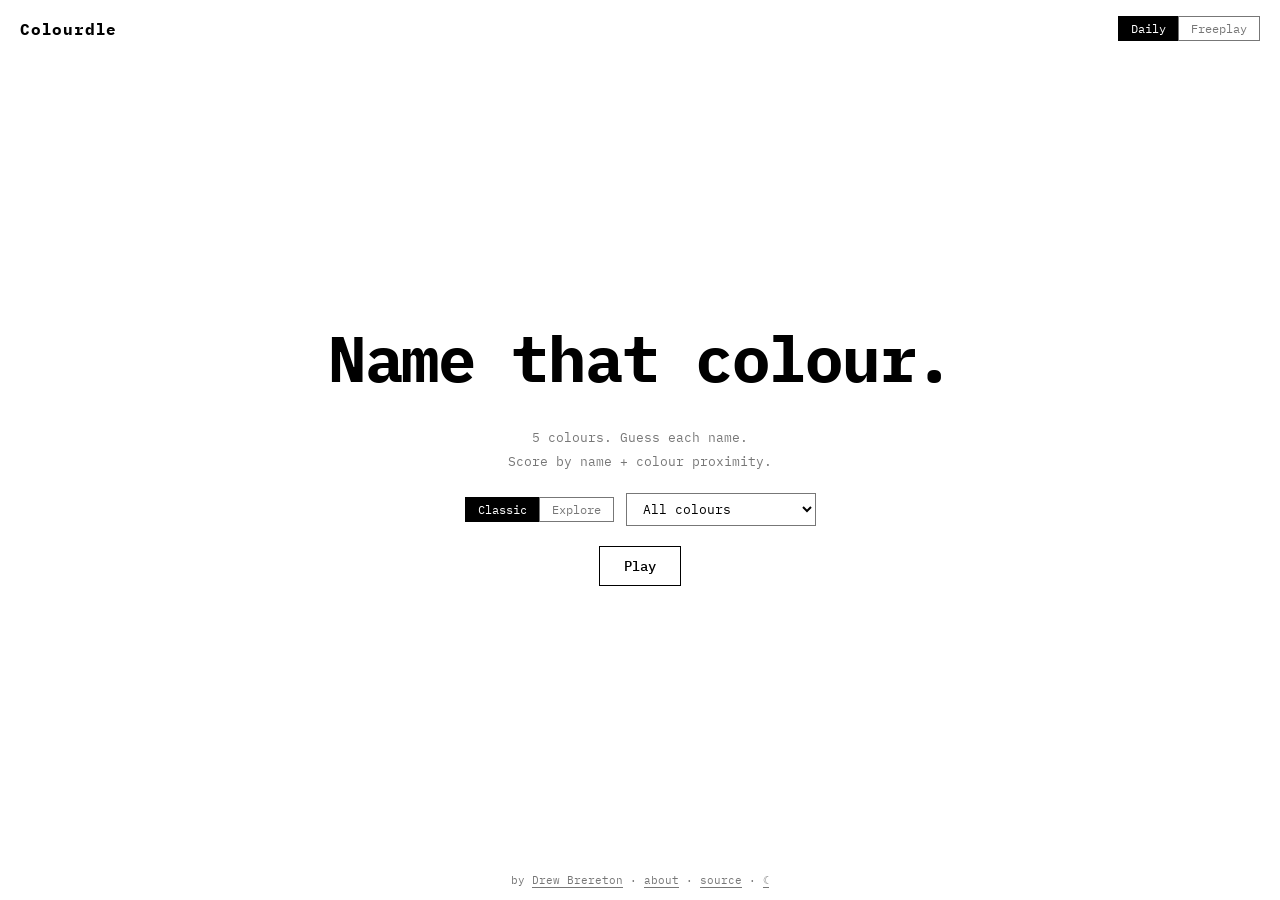
<file: docs/index.html>
<!DOCTYPE html>
<html lang="en">
<head>
  <meta charset="UTF-8">
  <meta name="viewport" content="width=device-width, initial-scale=1.0">
  <title>Colourdle — Name That Colour</title>
  <meta name="color-scheme" content="light dark">
  <link rel="icon" href="data:image/svg+xml,<svg xmlns='http://www.w3.org/2000/svg' viewBox='0 0 100 100'><rect width='100' height='100' rx='12' fill='%23E8594F'/><rect x='15' y='15' width='70' height='70' rx='6' fill='%234BA3C3'/></svg>">
  <meta name="description" content="A daily colour-naming game. See a colour, guess its name. Scored by name similarity and perceptual colour distance across 3,000+ named colours.">
  <meta name="author" content="Drew Brereton">

  <!-- Open Graph -->
  <meta property="og:title" content="Colourdle — Name That Colour">
  <meta property="og:description" content="A daily colour-naming game. See a colour, guess its name. Scored by name similarity and perceptual colour distance.">
  <meta property="og:type" content="website">
  <meta property="og:url" content="https://colourdle.ca">

  <!-- Twitter -->
  <meta name="twitter:card" content="summary">
  <meta name="twitter:title" content="Colourdle — Name That Colour">
  <meta name="twitter:description" content="A daily colour-naming game. See a colour, guess its name. Scored by name similarity and perceptual colour distance.">

  <link rel="preconnect" href="https://fonts.googleapis.com">
  <link rel="preconnect" href="https://fonts.gstatic.com" crossorigin>
  <link href="https://fonts.googleapis.com/css2?family=IBM+Plex+Mono:wght@400;500;700&display=swap" rel="stylesheet">
  <link rel="stylesheet" href="style.css?v=1773437737">
</head>
<body>
  <div id="app">

    <!-- Start screen -->
    <div id="screen-start" class="screen active">
      <div class="chrome top">
        <span class="title">Colourdle</span>
        <span class="nav">
          <span class="btn-group">
            <button id="btn-daily" class="mode-btn active">Daily</button>
            <button id="btn-freeplay" class="mode-btn">Freeplay</button>
          </span>
        </span>
      </div>
      <div class="fill-centre">
        <p class="hero">Name that colour.</p>
        <p class="sub">5 colours. Guess each name.<br>Score by name + colour proximity.</p>
        <div class="start-options">
          <span class="btn-group">
            <button id="btn-classic" class="mode-btn active">Classic</button>
            <button id="btn-explore" class="mode-btn">Explore</button>
          </span>
          <select id="palette">
            <option value="All">All colours</option>
            <option value="Crayola">Crayola</option>
            <option value="Pantone">Pantone</option>
            <option value="XKCD">XKCD</option>
            <option value="Meodai">Meodai</option>
            <option value="RAL">RAL</option>
            <option value="Meodai Full">Meodai Full (30k+)</option>
          </select>
        </div>

        <button id="btn-start" class="btn">Play</button>
        <div id="history" class="history"></div>
      </div>
      <div class="credit">by <a href="https://entropist.ca" target="_blank" rel="noopener">Drew Brereton</a> · <a href="about.html">about</a> · <a href="https://github.com/aebrer/colourdle" target="_blank" rel="noopener">source</a> · <button id="btn-theme" class="credit-btn" title="Toggle dark mode">&#9790;</button></div>
    </div>

    <!-- Game screen -->
    <div id="screen-game" class="screen">
      <div class="chrome top">
        <button id="round-counter" class="chrome-home">1 / 5</button>
        <span id="running-score">0</span>
      </div>
      <div class="fill-centre">
        <div id="game-source" class="source-subtitle"></div>
        <div class="input-row">
          <input type="text" id="guess-input" placeholder="write a colour name here" autocomplete="off" autocapitalize="off" spellcheck="false">
          <button id="btn-guess" class="btn">&rarr;</button>
        </div>
        <div id="iter-feedback" class="iter-feedback" style="display:none">
          <div id="iter-best" class="iter-highlight" style="display:none">
            <span class="iter-highlight-label">Best</span>
            <div id="iter-best-swatch" class="inline-swatch"></div>
            <span id="iter-best-name" class="guess-name"></span>
            <span id="iter-best-score" class="iter-highlight-score"></span>
          </div>
          <div id="iter-last" class="iter-highlight">
            <span class="iter-highlight-label">Last</span>
            <div id="iter-last-swatch" class="inline-swatch"></div>
            <span id="iter-last-name" class="guess-name"></span>
            <span id="iter-last-score" class="iter-highlight-score"></span>
          </div>
          <div id="iter-log" class="iter-log"></div>
          <div id="iter-status" class="iter-guess-count"></div>
        </div>
        <button id="btn-done" class="btn" style="display:none">Done</button>
        <button id="btn-finish" class="btn dim" style="display:none">Finish</button>
      </div>
    </div>

    <!-- Result screen -->
    <div id="screen-result" class="screen">
      <div class="chrome top">
        <button id="result-target-label" class="chrome-home">The colour was</button>
        <span id="result-target-source" class="source-tag"></span>
      </div>
      <div class="result-body">
        <div class="result-answer">
          <span id="result-target-name" class="big-name"></span>
        </div>
        <div class="result-guess-row">
          <div class="result-guess-left">
            <span id="result-guess-input" class="guess-label">You guessed: <strong id="result-guess-raw"></strong></span>
            <span id="result-guess-match" class="guess-label">Closest match by name: <strong id="result-guess-matched"></strong></span>
          </div>
          <div class="result-guess-right">
            <div id="result-guess-swatch" class="inline-swatch"></div>
            <span id="result-guess-source" class="source-tag"></span>
          </div>
        </div>
        <div class="scores">
          <div class="score-line">
            <span class="score-key">Name<span class="score-hint">How close is your guess to the name?</span></span>
            <span id="score-name" class="score-val">0</span>
          </div>
          <div class="score-line">
            <span class="score-key">Colour<span id="hint-hsb" class="score-hint"></span></span>
            <span id="score-hsb" class="score-val">0</span>
          </div>
          <div class="score-line total">
            <span class="score-key">Final</span>
            <span id="score-total" class="score-val">0</span>
          </div>
        </div>
        <button id="btn-next" class="btn">Next</button>
      </div>
    </div>

    <!-- Summary screen -->
    <div id="screen-summary" class="screen">
      <div class="chrome top">
        <button id="btn-back" class="btn dim" style="display:none">&larr;</button>
        <button id="summary-title" class="chrome-home">Results</button>
      </div>
      <div class="summary-body">
        <div id="summary-rounds"></div>
        <div id="summary-totals" class="summary-totals"></div>
        <div id="percentile" class="percentile" style="display:none"></div>
        <div class="summary-actions">
          <button id="btn-share" class="btn">Share</button>
          <button id="btn-play-again" class="btn dim">Play Again</button>
        </div>
        <div id="share-toast" class="toast">Copied to clipboard!</div>
      </div>
      <div class="credit">by <a href="https://entropist.ca" target="_blank" rel="noopener">Drew Brereton</a> · <a href="about.html">about</a> · <a href="https://github.com/aebrer/colourdle" target="_blank" rel="noopener">source</a></div>
    </div>

  </div>

  <script src="colors.js?v=1773437737"></script>
  <script src="game.js?v=1773437737"></script>
</body>
</html>
</file>
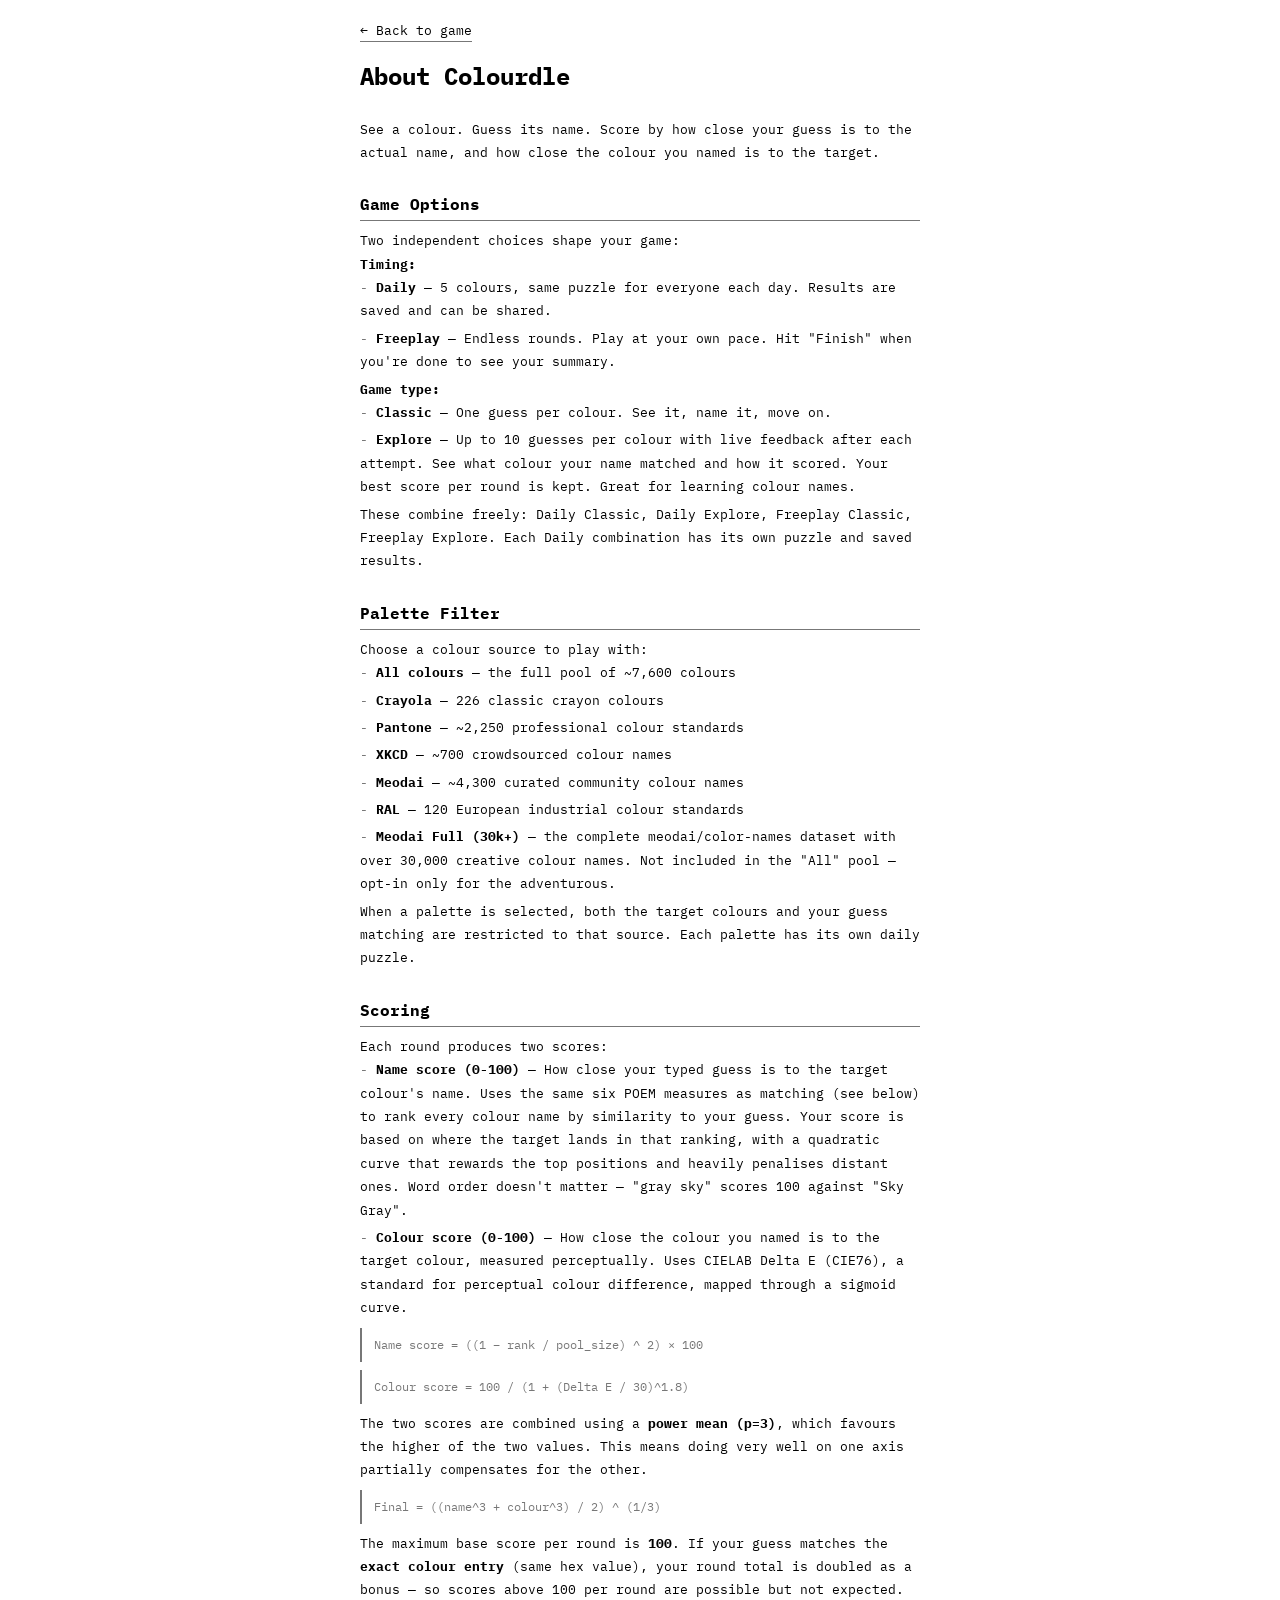
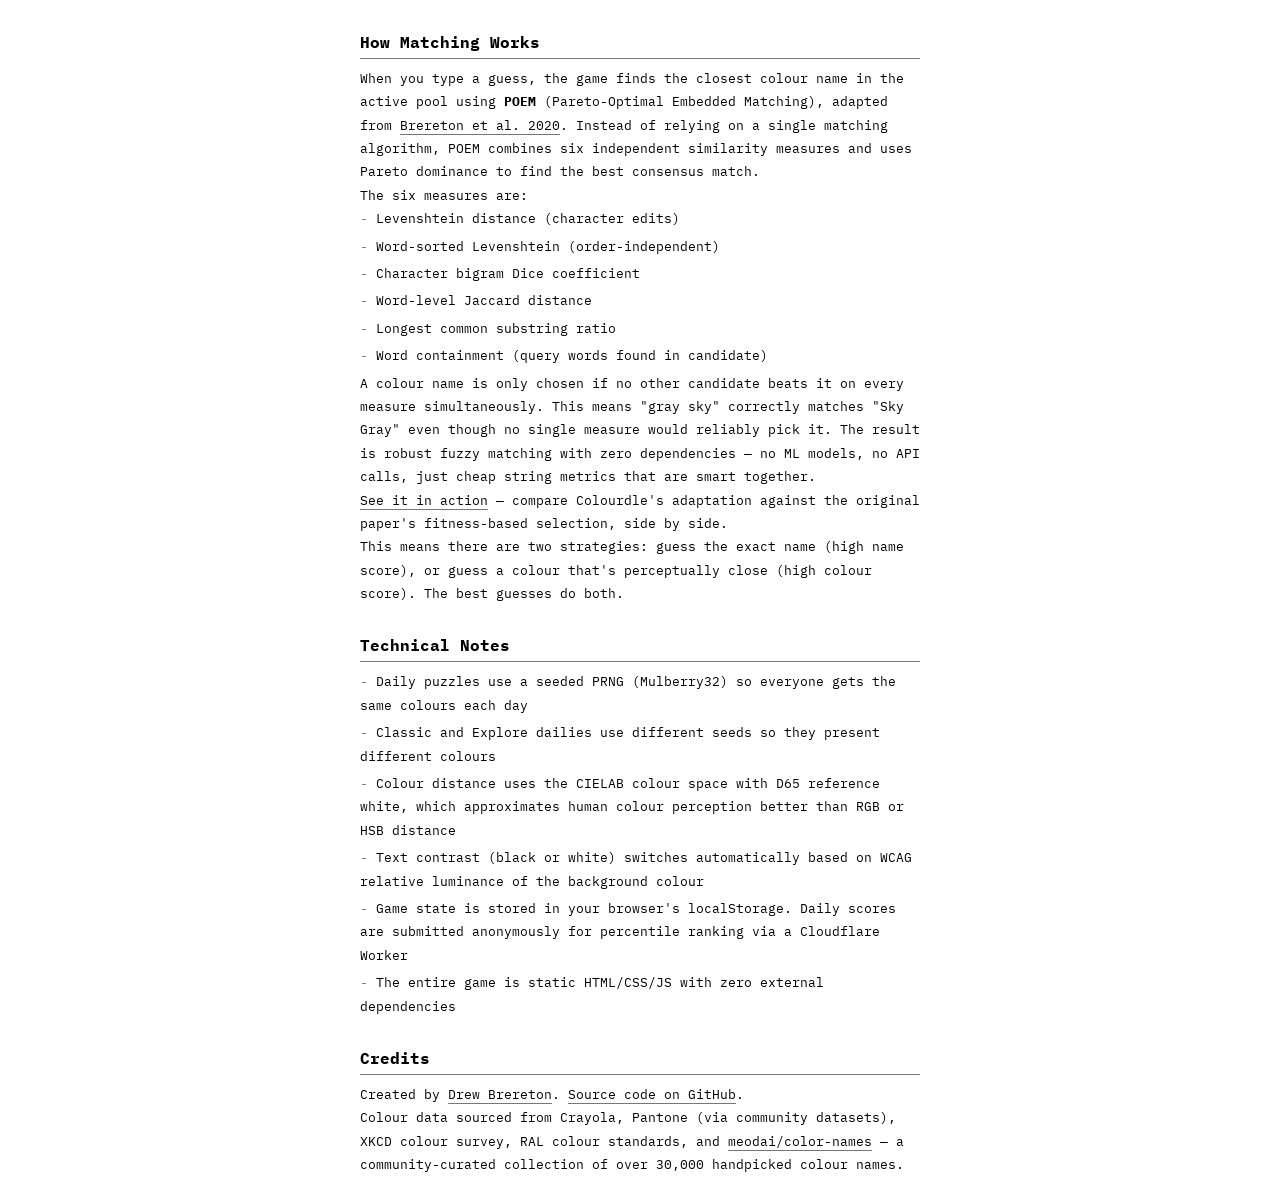
<file: docs/about.html>
<!DOCTYPE html>
<html lang="en">
<head>
  <meta charset="UTF-8">
  <meta name="viewport" content="width=device-width, initial-scale=1.0">
  <title>About — Colourdle</title>
  <meta name="color-scheme" content="light dark">
  <link rel="icon" href="data:image/svg+xml,<svg xmlns='http://www.w3.org/2000/svg' viewBox='0 0 100 100'><rect width='100' height='100' rx='12' fill='%23E8594F'/><rect x='15' y='15' width='70' height='70' rx='6' fill='%234BA3C3'/></svg>">
  <link rel="preconnect" href="https://fonts.googleapis.com">
  <link rel="preconnect" href="https://fonts.gstatic.com" crossorigin>
  <link href="https://fonts.googleapis.com/css2?family=IBM+Plex+Mono:wght@400;500;700&display=swap" rel="stylesheet">
  <link rel="stylesheet" href="style.css?v=1773437737">
  <style>
    .about {
      max-width: 600px;
      margin: 0 auto;
      padding: 20px;
    }
    .about h1 {
      font-size: 24px;
      font-weight: 700;
      margin-bottom: 24px;
    }
    .about h2 {
      font-size: 16px;
      font-weight: 700;
      margin-top: 28px;
      margin-bottom: 8px;
      border-bottom: 1px solid var(--fg-dim);
      padding-bottom: 4px;
    }
    .about p, .about li {
      font-size: 13px;
      line-height: 1.8;
      color: var(--fg);
    }
    .about ul {
      list-style: none;
      padding-left: 0;
    }
    .about li::before {
      content: "- ";
      color: var(--fg-dim);
    }
    .about li {
      margin-bottom: 4px;
    }
    .about code {
      font-size: 12px;
      background: var(--fg-dim);
      color: var(--bg);
      padding: 1px 5px;
    }
    .about a {
      color: var(--fg);
      border-bottom: 1px solid var(--fg-dim);
      text-decoration: none;
    }
    .about a:hover {
      border-color: var(--fg);
    }
    .about .back {
      display: inline-block;
      margin-bottom: 16px;
      font-size: 13px;
    }
    .about .formula {
      font-size: 12px;
      color: var(--fg-dim);
      padding: 8px 0;
      border-left: 2px solid var(--fg-dim);
      padding-left: 12px;
      margin: 8px 0;
    }
  </style>
</head>
<body>
  <div class="about">
    <a href="./" class="back">&larr; Back to game</a>

    <h1>About Colourdle</h1>

    <p>See a colour. Guess its name. Score by how close your guess is to the actual name, and how close the colour you named is to the target.</p>

    <h2>Game Options</h2>

    <p>Two independent choices shape your game:</p>

    <p><strong>Timing:</strong></p>
    <ul>
      <li><strong>Daily</strong> — 5 colours, same puzzle for everyone each day. Results are saved and can be shared.</li>
      <li><strong>Freeplay</strong> — Endless rounds. Play at your own pace. Hit "Finish" when you're done to see your summary.</li>
    </ul>

    <p><strong>Game type:</strong></p>
    <ul>
      <li><strong>Classic</strong> — One guess per colour. See it, name it, move on.</li>
      <li><strong>Explore</strong> — Up to 10 guesses per colour with live feedback after each attempt. See what colour your name matched and how it scored. Your best score per round is kept. Great for learning colour names.</li>
    </ul>

    <p>These combine freely: Daily Classic, Daily Explore, Freeplay Classic, Freeplay Explore. Each Daily combination has its own puzzle and saved results.</p>

    <h2>Palette Filter</h2>

    <p>Choose a colour source to play with:</p>
    <ul>
      <li><strong>All colours</strong> — the full pool of ~7,600 colours</li>
      <li><strong>Crayola</strong> — 226 classic crayon colours</li>
      <li><strong>Pantone</strong> — ~2,250 professional colour standards</li>
      <li><strong>XKCD</strong> — ~700 crowdsourced colour names</li>
      <li><strong>Meodai</strong> — ~4,300 curated community colour names</li>
      <li><strong>RAL</strong> — 120 European industrial colour standards</li>
      <li><strong>Meodai Full (30k+)</strong> — the complete meodai/color-names dataset with over 30,000 creative colour names. Not included in the "All" pool — opt-in only for the adventurous.</li>
    </ul>

    <p>When a palette is selected, both the target colours and your guess matching are restricted to that source. Each palette has its own daily puzzle.</p>

    <h2>Scoring</h2>

    <p>Each round produces two scores:</p>

    <ul>
      <li><strong>Name score (0-100)</strong> — How close your typed guess is to the target colour's name. Uses the same six POEM measures as matching (see below) to rank every colour name by similarity to your guess. Your score is based on where the target lands in that ranking, with a quadratic curve that rewards the top positions and heavily penalises distant ones. Word order doesn't matter — "gray sky" scores 100 against "Sky Gray".</li>
      <li><strong>Colour score (0-100)</strong> — How close the colour you named is to the target colour, measured perceptually. Uses CIELAB Delta E (CIE76), a standard for perceptual colour difference, mapped through a sigmoid curve.</li>
    </ul>

    <div class="formula">
      Name score = ((1 &minus; rank / pool_size) ^ 2) &times; 100
    </div>

    <div class="formula">
      Colour score = 100 / (1 + (Delta E / 30)^1.8)
    </div>

    <p>The two scores are combined using a <strong>power mean (p=3)</strong>, which favours the higher of the two values. This means doing very well on one axis partially compensates for the other.</p>

    <div class="formula">
      Final = ((name^3 + colour^3) / 2) ^ (1/3)
    </div>

    <p>The maximum base score per round is <strong>100</strong>. If your guess matches the <strong>exact colour entry</strong> (same hex value), your round total is doubled as a bonus — so scores above 100 per round are possible but not expected.</p>

    <h2>How Matching Works</h2>

    <p>When you type a guess, the game finds the closest colour name in the active pool using <strong>POEM</strong> (Pareto-Optimal Embedded Matching), adapted from <a href="https://iopscience.iop.org/article/10.1088/2632-2153/ab891b">Brereton et al. 2020</a>. Instead of relying on a single matching algorithm, POEM combines six independent similarity measures and uses Pareto dominance to find the best consensus match.</p>

    <p>The six measures are:</p>
    <ul>
      <li>Levenshtein distance (character edits)</li>
      <li>Word-sorted Levenshtein (order-independent)</li>
      <li>Character bigram Dice coefficient</li>
      <li>Word-level Jaccard distance</li>
      <li>Longest common substring ratio</li>
      <li>Word containment (query words found in candidate)</li>
    </ul>

    <p>A colour name is only chosen if no other candidate beats it on every measure simultaneously. This means "gray sky" correctly matches "Sky Gray" even though no single measure would reliably pick it. The result is robust fuzzy matching with zero dependencies — no ML models, no API calls, just cheap string metrics that are smart together.</p>

    <p><a href="compare.html">See it in action</a> — compare Colourdle's adaptation against the original paper's fitness-based selection, side by side.</p>

    <p>This means there are two strategies: guess the exact name (high name score), or guess a colour that's perceptually close (high colour score). The best guesses do both.</p>

    <h2>Technical Notes</h2>

    <ul>
      <li>Daily puzzles use a seeded PRNG (Mulberry32) so everyone gets the same colours each day</li>
      <li>Classic and Explore dailies use different seeds so they present different colours</li>
      <li>Colour distance uses the CIELAB colour space with D65 reference white, which approximates human colour perception better than RGB or HSB distance</li>
      <li>Text contrast (black or white) switches automatically based on WCAG relative luminance of the background colour</li>
      <li>Game state is stored in your browser's localStorage. Daily scores are submitted anonymously for percentile ranking via a Cloudflare Worker</li>
      <li>The entire game is static HTML/CSS/JS with zero external dependencies</li>
    </ul>

    <h2>Credits</h2>

    <p>Created by <a href="https://entropist.ca">Drew Brereton</a>. <a href="https://github.com/aebrer/colourdle">Source code on GitHub</a>.</p>

    <p>Colour data sourced from Crayola, Pantone (via community datasets), XKCD colour survey, RAL colour standards, and <a href="https://github.com/meodai/color-names">meodai/color-names</a> — a community-curated collection of over 30,000 handpicked colour names.</p>
  </div>

  <script>
    // Apply dark mode from localStorage
    (function () {
      try {
        var store = JSON.parse(localStorage.getItem('colourdle')) || {};
        var dark = store.dark != null ? store.dark : window.matchMedia('(prefers-color-scheme: dark)').matches;
        if (dark) document.documentElement.classList.add('dark');
      } catch (e) {}
    })();
  </script>
</body>
</html>
</file>
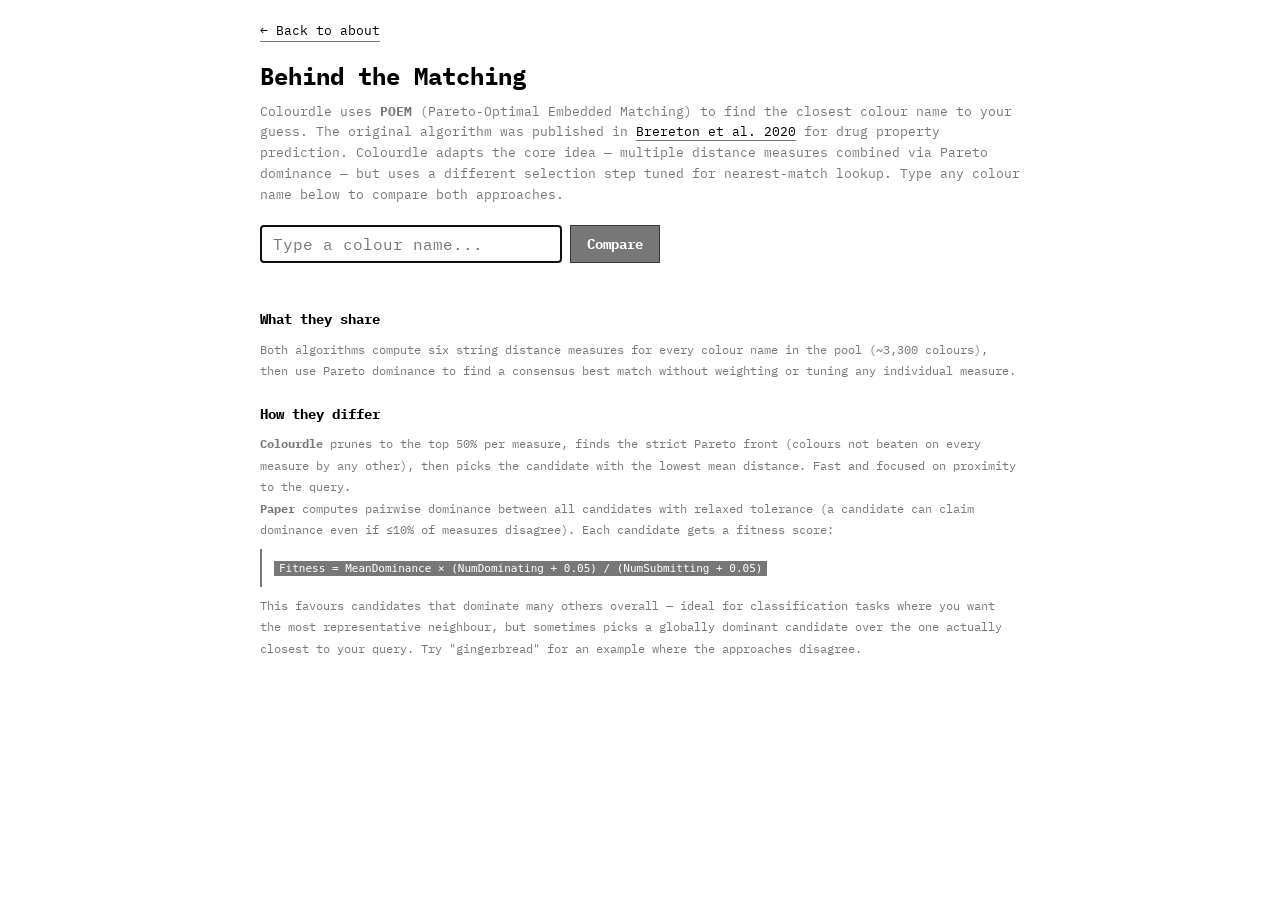
<file: docs/compare.html>
<!DOCTYPE html>
<html lang="en">
<head>
  <meta charset="UTF-8">
  <meta name="viewport" content="width=device-width, initial-scale=1.0">
  <title>Behind the Matching — Colourdle</title>
  <meta name="color-scheme" content="light dark">
  <link rel="icon" href="data:image/svg+xml,<svg xmlns='http://www.w3.org/2000/svg' viewBox='0 0 100 100'><rect width='100' height='100' rx='12' fill='%23E8594F'/><rect x='15' y='15' width='70' height='70' rx='6' fill='%234BA3C3'/></svg>">
  <link rel="preconnect" href="https://fonts.googleapis.com">
  <link rel="preconnect" href="https://fonts.gstatic.com" crossorigin>
  <link href="https://fonts.googleapis.com/css2?family=IBM+Plex+Mono:wght@400;500;700&display=swap" rel="stylesheet">
  <link rel="stylesheet" href="style.css?v=1772804260">
  <style>
    .compare { max-width: 800px; margin: 0 auto; padding: 20px; }
    .compare h1 { font-size: 24px; font-weight: 700; margin-bottom: 8px; }
    .compare .subtitle { font-size: 13px; color: var(--fg-dim); margin-bottom: 20px; line-height: 1.6; }
    .compare .subtitle a { color: var(--fg); border-bottom: 1px solid var(--fg-dim); text-decoration: none; }
    .compare .subtitle a:hover { border-color: var(--fg); }
    .compare .back { display: inline-block; margin-bottom: 16px; font-size: 13px; color: var(--fg); text-decoration: none; border-bottom: 1px solid var(--fg-dim); }
    .compare .back:hover { border-color: var(--fg); }
    .input-row { display: flex; gap: 8px; margin-bottom: 20px; }
    .input-row input {
      font-family: 'IBM Plex Mono', monospace; font-size: 16px; padding: 8px 12px;
      background: var(--bg); color: var(--fg); border: 1px solid var(--fg-dim); flex: 1;
    }
    .input-row button {
      font-family: 'IBM Plex Mono', monospace; font-size: 14px; padding: 8px 16px;
      background: var(--fg-dim); color: var(--bg); border: 1px solid var(--fg-dim); cursor: pointer;
      font-weight: 700;
    }
    .input-row button:hover { background: var(--fg); }
    .results { display: grid; grid-template-columns: 1fr 1fr; gap: 16px; }
    @media (max-width: 600px) { .results { grid-template-columns: 1fr; } }
    .result-card { background: var(--bg); border: 1px solid var(--fg-dim); padding: 16px; }
    .result-card h2 { font-size: 13px; font-weight: 700; margin-bottom: 12px; color: var(--fg-dim); border-bottom: 1px solid var(--fg-dim); padding-bottom: 6px; }
    .match-name { font-size: 20px; font-weight: bold; margin-bottom: 8px; }
    .match-swatch { width: 100%; height: 80px; margin-bottom: 8px; border: 1px solid var(--fg-dim); }
    .match-meta { font-size: 11px; color: var(--fg-dim); line-height: 1.8; }
    .match-meta .val { color: var(--fg); }
    .top-list { margin-top: 12px; padding: 0; }
    .top-list li { font-size: 11px; color: var(--fg-dim); list-style: none; padding: 2px 0; display: flex; align-items: center; gap: 8px; }
    .top-list .rank { width: 16px; text-align: right; }
    .top-list .swatch-sm { width: 14px; height: 14px; display: inline-block; border: 1px solid var(--fg-dim); flex-shrink: 0; }
    .top-list .cname { color: var(--fg); }
    .top-list .score { margin-left: auto; }
    .verdict { grid-column: 1/-1; text-align: center; font-size: 14px; font-weight: 700; padding: 12px; }
    .verdict.same { color: #4a4; }
    .verdict.diff { color: #e44; }
    .timing { font-size: 10px; color: var(--fg-dim); margin-top: 8px; }
    .explainer { margin-top: 24px; font-size: 12px; color: var(--fg-dim); line-height: 1.8; }
    .explainer h2 { font-size: 14px; font-weight: 700; color: var(--fg); margin-top: 20px; margin-bottom: 6px; }
    .explainer code { font-size: 11px; background: var(--fg-dim); color: var(--bg); padding: 1px 5px; }
    .explainer .formula { padding: 8px 0 8px 12px; border-left: 2px solid var(--fg-dim); margin: 8px 0; }
  </style>
</head>
<body>
  <div class="compare">
    <a href="about.html" class="back">&larr; Back to about</a>

    <h1>Behind the Matching</h1>
    <p class="subtitle">
      Colourdle uses <strong>POEM</strong> (Pareto-Optimal Embedded Matching) to find the closest colour name to your guess.
      The original algorithm was published in <a href="https://iopscience.iop.org/article/10.1088/2632-2153/ab891b">Brereton et al. 2020</a>
      for drug property prediction. Colourdle adapts the core idea — multiple distance measures combined via Pareto dominance —
      but uses a different selection step tuned for nearest-match lookup. Type any colour name below to compare both approaches.
    </p>

    <div class="input-row">
      <input type="text" id="guess" placeholder="Type a colour name..." autofocus>
      <button id="btn">Compare</button>
    </div>
    <div class="results" id="results"></div>

    <div class="explainer">
      <h2>What they share</h2>
      <p>Both algorithms compute six string distance measures for every colour name in the pool (~3,300 colours), then use Pareto dominance to find a consensus best match without weighting or tuning any individual measure.</p>

      <h2>How they differ</h2>
      <p><strong>Colourdle</strong> prunes to the top 50% per measure, finds the strict Pareto front (colours not beaten on every measure by any other), then picks the candidate with the lowest mean distance. Fast and focused on proximity to the query.</p>
      <p><strong>Paper</strong> computes pairwise dominance between all candidates with relaxed tolerance (a candidate can claim dominance even if ≤10% of measures disagree). Each candidate gets a fitness score:</p>
      <div class="formula"><code>Fitness = MeanDominance × (NumDominating + 0.05) / (NumSubmitting + 0.05)</code></div>
      <p>This favours candidates that dominate many others overall — ideal for classification tasks where you want the most representative neighbour, but sometimes picks a globally dominant candidate over the one actually closest to your query. Try "gingerbread" for an example where the approaches disagree.</p>
    </div>
  </div>

  <script src="colors.js"></script>
  <script>
    // Dark mode
    (function () {
      try {
        var store = JSON.parse(localStorage.getItem('colourdle')) || {};
        var dark = store.dark != null ? store.dark : window.matchMedia('(prefers-color-scheme: dark)').matches;
        if (dark) document.documentElement.classList.add('dark');
      } catch (e) {}
    })();

    // ---- Shared measures ----
    function levenshtein(a, b) {
      var m = a.length, n = b.length;
      if (m === 0) return n;
      if (n === 0) return m;
      var prev = new Array(n + 1), curr = new Array(n + 1);
      for (var j = 0; j <= n; j++) prev[j] = j;
      for (var i = 1; i <= m; i++) {
        curr[0] = i;
        for (var j = 1; j <= n; j++) {
          var cost = a[i - 1] === b[j - 1] ? 0 : 1;
          curr[j] = Math.min(prev[j] + 1, curr[j - 1] + 1, prev[j - 1] + cost);
        }
        var tmp = prev; prev = curr; curr = tmp;
      }
      return prev[n];
    }

    function mLevenshtein(a, b) {
      var maxLen = Math.max(a.length, b.length);
      return maxLen === 0 ? 0 : levenshtein(a, b) / maxLen;
    }
    function mSortedLevenshtein(a, b) {
      var sa = a.split(/\s+/).sort().join(' ');
      var sb = b.split(/\s+/).sort().join(' ');
      var maxLen = Math.max(sa.length, sb.length);
      return maxLen === 0 ? 0 : levenshtein(sa, sb) / maxLen;
    }
    function bigrams(str) {
      var set = {};
      for (var i = 0; i < str.length - 1; i++) {
        var bg = str.slice(i, i + 2);
        set[bg] = (set[bg] || 0) + 1;
      }
      return set;
    }
    function mBigramDice(a, b) {
      if (a.length < 2 || b.length < 2) return 1;
      var bgA = bigrams(a), bgB = bigrams(b);
      var overlap = 0, totalA = 0, totalB = 0;
      for (var k in bgA) { totalA += bgA[k]; if (bgB[k]) overlap += Math.min(bgA[k], bgB[k]); }
      for (var k in bgB) { totalB += bgB[k]; }
      return 1 - (2 * overlap) / (totalA + totalB);
    }
    function mWordJaccard(a, b) {
      var setA = new Set(a.split(/\s+/));
      var setB = new Set(b.split(/\s+/));
      var inter = 0;
      setA.forEach(function (w) { if (setB.has(w)) inter++; });
      var union = setA.size + setB.size - inter;
      return union === 0 ? 0 : 1 - inter / union;
    }
    function mSubstring(a, b) {
      var sh = a.length <= b.length ? a : b;
      var lo = a.length <= b.length ? b : a;
      var bestLen = 0;
      for (var i = 0; i < sh.length; i++) {
        for (var j = bestLen + 1; j <= sh.length - i; j++) {
          if (lo.indexOf(sh.slice(i, i + j)) !== -1) bestLen = j;
          else break;
        }
      }
      var maxLen = Math.max(a.length, b.length);
      return maxLen === 0 ? 0 : 1 - bestLen / maxLen;
    }
    function mWordContainment(a, b) {
      var wordsA = a.split(/\s+/);
      var wordsB = b.split(/\s+/);
      var found = 0;
      wordsA.forEach(function (w) { if (wordsB.indexOf(w) !== -1) found++; });
      return wordsA.length === 0 ? 0 : 1 - found / wordsA.length;
    }

    var MEASURES = [mLevenshtein, mSortedLevenshtein, mBigramDice, mWordJaccard, mSubstring, mWordContainment];
    var MEASURE_NAMES = ['Levenshtein', 'Sorted Lev.', 'Bigram Dice', 'Word Jaccard', 'Substring', 'Word Contain.'];
    var M = MEASURES.length;

    var POOL = COLOURS.map(function (c) { return { name: c.name, hex: c.hex, src: c.src, lower: c.name.toLowerCase() }; });
    var N = POOL.length;

    function computeDistances(query) {
      var distances = new Array(N);
      for (var i = 0; i < N; i++) {
        distances[i] = new Array(M);
        for (var m = 0; m < M; m++) {
          distances[i][m] = MEASURES[m](query, POOL[i].lower);
        }
      }
      return distances;
    }

    // ---- Colourdle: Pareto front + mean tiebreak ----
    function matchColourdle(query, distances) {
      var cutoff = Math.ceil(N * 0.5);
      var survivors = new Set();
      for (var m = 0; m < M; m++) {
        var indices = [];
        for (var i = 0; i < N; i++) indices.push(i);
        indices.sort(function (a, b) { return distances[a][m] - distances[b][m]; });
        for (var r = 0; r < cutoff && r < indices.length; r++) survivors.add(indices[r]);
      }
      var candidates = Array.from(survivors);

      var dominated = new Set();
      for (var ci = 0; ci < candidates.length; ci++) {
        if (dominated.has(candidates[ci])) continue;
        for (var cj = 0; cj < candidates.length; cj++) {
          if (ci === cj) continue;
          var ii = candidates[ci], jj = candidates[cj];
          var allLeq = true, anyLt = false;
          for (var m = 0; m < M; m++) {
            if (distances[jj][m] > distances[ii][m]) { allLeq = false; break; }
            if (distances[jj][m] < distances[ii][m]) anyLt = true;
          }
          if (allLeq && anyLt) { dominated.add(ii); break; }
        }
      }
      var front = candidates.filter(function (i) { return !dominated.has(i); });

      var ranked = front.map(function (i) {
        var sum = 0;
        for (var m = 0; m < M; m++) sum += distances[i][m];
        return { idx: i, mean: sum / M };
      }).sort(function (a, b) { return a.mean - b.mean; });

      return { top: ranked.slice(0, 10), frontSize: front.length, candidateCount: candidates.length };
    }

    // ---- Paper: relaxed dominance + fitness score ----
    function matchPaperFitness(query, distances) {
      var tolerance = Math.floor(M * 0.1);

      var numDominating = new Float32Array(N);
      var numSubmitting = new Float32Array(N);
      var sumDominance = new Float64Array(N);
      var pairCount = new Float32Array(N);

      for (var i = 0; i < N; i++) {
        for (var j = i + 1; j < N; j++) {
          var iCloser = 0, jCloser = 0, ties = 0;
          for (var m = 0; m < M; m++) {
            if (distances[i][m] < distances[j][m]) iCloser++;
            else if (distances[i][m] > distances[j][m]) jCloser++;
            else ties++;
          }

          var domIJ = (iCloser + ties * 0.5) / M;
          var domJI = (jCloser + ties * 0.5) / M;

          sumDominance[i] += domIJ;
          sumDominance[j] += domJI;
          pairCount[i]++;
          pairCount[j]++;

          if (jCloser <= tolerance && iCloser > 0) {
            numDominating[i]++;
            numSubmitting[j]++;
          }
          if (iCloser <= tolerance && jCloser > 0) {
            numDominating[j]++;
            numSubmitting[i]++;
          }
        }
      }

      var fitness = new Array(N);
      for (var i = 0; i < N; i++) {
        var meanDom = pairCount[i] > 0 ? sumDominance[i] / pairCount[i] : 0;
        fitness[i] = {
          idx: i,
          score: meanDom * (numDominating[i] + 0.05) / (numSubmitting[i] + 0.05),
          meanDom: meanDom,
          numDom: numDominating[i],
          numSub: numSubmitting[i]
        };
      }

      fitness.sort(function (a, b) { return b.score - a.score; });
      return { top: fitness.slice(0, 10) };
    }

    // ---- DOM helpers ----
    function clearEl(el) { while (el.firstChild) el.removeChild(el.firstChild); }
    function txt(str) { return document.createTextNode(str); }
    function mkEl(tag, cls, text) {
      var el = document.createElement(tag);
      if (cls) el.className = cls;
      if (text != null) el.appendChild(txt(text));
      return el;
    }

    function renderCard(parent, title, result, distances, isPaper) {
      var card = mkEl('div', 'result-card');
      card.appendChild(mkEl('h2', null, title));

      var top = result.top;
      var best = top[0];
      var bestIdx = best.idx;
      var bestColour = POOL[bestIdx];

      var swatch = mkEl('div', 'match-swatch');
      swatch.style.backgroundColor = bestColour.hex;
      card.appendChild(swatch);
      card.appendChild(mkEl('div', 'match-name', bestColour.name));

      var meta = mkEl('div', 'match-meta');
      meta.appendChild(mkEl('span', 'val', bestColour.hex));
      meta.appendChild(txt(' \u00b7 ' + bestColour.src));
      meta.appendChild(document.createElement('br'));

      if (isPaper) {
        meta.appendChild(txt('Fitness: '));
        meta.appendChild(mkEl('span', 'val', best.score.toFixed(4)));
        meta.appendChild(document.createElement('br'));
        meta.appendChild(txt('MeanDom: '));
        meta.appendChild(mkEl('span', 'val', best.meanDom.toFixed(4)));
        meta.appendChild(txt(' \u00b7 Dominating: '));
        meta.appendChild(mkEl('span', 'val', String(best.numDom)));
        meta.appendChild(txt(' \u00b7 Submitting: '));
        meta.appendChild(mkEl('span', 'val', String(best.numSub)));
      } else {
        meta.appendChild(txt('Mean dist: '));
        meta.appendChild(mkEl('span', 'val', best.mean.toFixed(4)));
        meta.appendChild(document.createElement('br'));
        meta.appendChild(txt('Front size: '));
        meta.appendChild(mkEl('span', 'val', String(result.frontSize)));
        meta.appendChild(txt(' \u00b7 Candidates: '));
        meta.appendChild(mkEl('span', 'val', String(result.candidateCount)));
      }

      meta.appendChild(document.createElement('br'));
      for (var m = 0; m < M; m++) {
        meta.appendChild(txt(MEASURE_NAMES[m] + ': '));
        meta.appendChild(mkEl('span', 'val', distances[bestIdx][m].toFixed(3)));
        if (m < M - 1) meta.appendChild(txt(' \u00b7 '));
      }
      card.appendChild(meta);

      var list = mkEl('ol', 'top-list');
      for (var r = 0; r < top.length; r++) {
        var idx = top[r].idx;
        var c = POOL[idx];
        var scoreStr = isPaper ? top[r].score.toFixed(4) : top[r].mean.toFixed(4);
        var li = mkEl('li');
        li.appendChild(mkEl('span', 'rank', String(r + 1)));
        var sw = mkEl('span', 'swatch-sm');
        sw.style.backgroundColor = c.hex;
        li.appendChild(sw);
        li.appendChild(mkEl('span', 'cname', c.name));
        li.appendChild(mkEl('span', 'score', scoreStr));
        list.appendChild(li);
      }
      card.appendChild(list);

      parent.appendChild(card);
    }

    function compare() {
      var guess = document.getElementById('guess').value.trim();
      if (!guess) return;
      var query = guess.toLowerCase();

      var t0 = performance.now();
      var distances = computeDistances(query);
      var tDist = performance.now() - t0;

      var t1 = performance.now();
      var colourdle = matchColourdle(query, distances);
      var tColourdle = performance.now() - t1;

      var t2 = performance.now();
      var paper = matchPaperFitness(query, distances);
      var tPaper = performance.now() - t2;

      var container = document.getElementById('results');
      clearEl(container);

      renderCard(container, 'Colourdle (Pareto front + mean distance)', colourdle, distances, false);
      container.lastChild.appendChild(mkEl('div', 'timing',
        'Distances: ' + tDist.toFixed(0) + 'ms \u00b7 Selection: ' + tColourdle.toFixed(0) + 'ms'));

      renderCard(container, 'Paper (relaxed dominance + fitness score)', paper, distances, true);
      container.lastChild.appendChild(mkEl('div', 'timing',
        'Selection: ' + tPaper.toFixed(0) + 'ms'));

      var sameMatch = POOL[colourdle.top[0].idx].name === POOL[paper.top[0].idx].name;
      container.appendChild(mkEl('div', 'verdict ' + (sameMatch ? 'same' : 'diff'),
        sameMatch ? 'Both algorithms agree' : 'Different results!'));
    }

    document.getElementById('btn').addEventListener('click', compare);
    document.getElementById('guess').addEventListener('keydown', function (e) {
      if (e.key === 'Enter') compare();
    });
  </script>
</body>
</html>
</file>
<file: docs/style.css>
/* Colourdle — web1.0 as web4.0 */

* {
  margin: 0;
  padding: 0;
  box-sizing: border-box;
}

:root {
  --mono: 'IBM Plex Mono', 'Courier New', monospace;
  --fg: #000;
  --fg-dim: #00000088;
  --bg: #fff;
}

:root.dark {
  --fg: #fff;
  --fg-dim: #ffffff66;
  --bg: #111;
}

body {
  font-family: var(--mono);
  font-size: 14px;
  line-height: 1.5;
  background: var(--bg);
  color: var(--fg);
  min-height: 100dvh;
}

#app {
  min-height: 100dvh;
  display: flex;
  flex-direction: column;
}

/* Screens */
.screen {
  display: none;
  flex-direction: column;
  min-height: 100dvh;
}
.screen.active {
  display: flex;
}

/* Chrome bar — always at top */
.chrome {
  display: flex;
  justify-content: space-between;
  align-items: center;
  padding: 16px 20px;
  font-size: 13px;
  flex-shrink: 0;
  gap: 12px;
}

.chrome-home {
  background: none;
  border: none;
  color: var(--fg);
  font-family: var(--mono);
  font-size: 13px;
  font-weight: 500;
  cursor: pointer;
  padding: 0;
}
.chrome-home::before {
  content: '\2302';
  margin-right: 6px;
}
.chrome-home:hover {
  text-decoration: underline;
}

.title {
  font-weight: 700;
  font-size: 16px;
  letter-spacing: 0.05em;
}

.nav {
  display: flex;
  gap: 8px;
  margin-left: auto;
}

/* Button groups */
.btn-group {
  display: inline-flex;
}
.btn-group .mode-btn {
  border-radius: 0;
}
.btn-group .mode-btn:first-child {
  border-right: none;
}

/* Mode buttons */
.mode-btn {
  background: none;
  border: 1px solid var(--fg-dim);
  color: var(--fg-dim);
  font-family: var(--mono);
  font-size: 12px;
  padding: 4px 12px;
  cursor: pointer;
  transition: all 0.15s;
}
.mode-btn.active {
  background: var(--fg);
  color: var(--bg);
  border-color: var(--fg);
}
.mode-btn:hover:not(.active) {
  border-color: var(--fg);
  color: var(--fg);
}

/* Buttons */
.btn {
  font-family: var(--mono);
  font-size: 14px;
  font-weight: 500;
  padding: 10px 24px;
  border: 1px solid var(--fg);
  background: var(--bg);
  color: var(--fg);
  cursor: pointer;
  transition: all 0.15s;
}
.btn:hover {
  background: var(--fg);
  color: var(--bg);
}
.btn.dim {
  border-color: var(--fg-dim);
  color: var(--fg-dim);
}
.btn.dim:hover {
  border-color: var(--fg);
  background: var(--fg);
  color: var(--bg);
}

/* Centre content */
.fill-centre {
  flex: 1;
  display: flex;
  flex-direction: column;
  align-items: center;
  justify-content: center;
  padding: 20px;
  gap: 20px;
}

/* Start screen */
.hero {
  font-size: clamp(2rem, 8vw, 4rem);
  font-weight: 700;
  text-align: center;
  letter-spacing: -0.02em;
}
.sub {
  text-align: center;
  color: var(--fg-dim);
  font-size: 13px;
  line-height: 1.8;
}

/* Source subtitle — burned-in pirated movie style */
.source-subtitle {
  font-size: 28px;
  font-weight: 700;
  text-transform: uppercase;
  letter-spacing: 0.15em;
  color: #fff;
  -webkit-text-stroke: 2px #000;
  paint-order: stroke fill;
  text-shadow: 2px 2px 0 #000, -1px -1px 0 #000, 1px -1px 0 #000, -1px 1px 0 #000;
  margin-bottom: 16px;
}
.source-info {
  display: inline-block;
  font-size: 10px;
  width: 14px;
  height: 14px;
  line-height: 14px;
  text-align: center;
  border-radius: 50%;
  background: rgba(255,255,255,0.3);
  color: #fff;
  -webkit-text-stroke: 0;
  text-shadow: none;
  text-transform: lowercase;
  letter-spacing: 0;
  vertical-align: super;
  margin-left: 4px;
  cursor: pointer;
  font-style: italic;
}
.source-tip {
  font-size: 11px;
  font-weight: 400;
  text-transform: none;
  letter-spacing: 0;
  -webkit-text-stroke: 0;
  text-shadow: none;
  color: rgba(255,255,255,0.7);
  margin-top: 4px;
}

.source-tag {
  font-size: 11px;
  color: var(--fg-dim);
  text-transform: uppercase;
  letter-spacing: 0.1em;
}

/* Game screen input */
.input-row {
  display: flex;
  gap: 8px;
  width: 100%;
  max-width: 400px;
}

#guess-input {
  flex: 1;
  font-family: var(--mono);
  font-size: 18px;
  padding: 12px 16px;
  border: 1px solid var(--fg);
  background: transparent;
  color: var(--fg);
  outline: none;
}
#guess-input::placeholder {
  color: var(--fg-dim);
}
#guess-input:focus {
  border-width: 2px;
  padding: 11px 15px;
}

.input-row .btn {
  font-size: 18px;
  padding: 12px 18px;
}

/* Result screen */
.result-body {
  flex: 1;
  display: flex;
  flex-direction: column;
  align-items: center;
  justify-content: center;
  padding: 20px;
  gap: 24px;
}

.result-answer {
  text-align: center;
}

.big-name {
  font-size: clamp(1.5rem, 6vw, 3rem);
  font-weight: 700;
  letter-spacing: -0.01em;
}

.result-guess-row {
  display: flex;
  align-items: center;
  gap: 12px;
}

.inline-swatch {
  width: 32px;
  height: 32px;
  border: 1px solid var(--fg-dim);
  flex-shrink: 0;
}

.guess-name {
  font-size: 13px;
}

.result-guess-left {
  display: flex;
  flex-direction: column;
  gap: 2px;
  flex: 1;
  min-width: 0;
}
.guess-label {
  font-size: 12px;
  color: var(--fg-dim);
}
.guess-label strong {
  color: var(--fg);
  font-weight: 500;
}

.result-guess-right {
  display: flex;
  flex-direction: column;
  align-items: center;
  gap: 4px;
  flex-shrink: 0;
}

/* Scores */
.scores {
  width: 100%;
  max-width: 320px;
  display: flex;
  flex-direction: column;
  gap: 6px;
  border-top: 1px solid var(--fg-dim);
  border-bottom: 1px solid var(--fg-dim);
  padding: 12px 0;
}

.score-line {
  display: flex;
  justify-content: space-between;
  align-items: baseline;
  font-size: 13px;
}

.score-line.total {
  font-weight: 700;
  font-size: 15px;
  margin-top: 4px;
  padding-top: 6px;
  border-top: 1px solid var(--fg-dim);
}

.score-key {
  display: flex;
  flex-direction: column;
}

.score-hint {
  font-size: 10px;
  color: var(--fg-dim);
  font-weight: 400;
}

.score-val {
  font-weight: 700;
  font-variant-numeric: tabular-nums;
}

/* Score colours */
.score-great { color: inherit; }
.score-good { opacity: 0.7; }
.score-poor { opacity: 0.4; }

/* Summary */
.summary-body {
  flex: 1;
  display: flex;
  flex-direction: column;
  align-items: center;
  padding: 20px;
  gap: 20px;
  overflow-y: auto;
}

#summary-rounds {
  width: 100%;
  max-width: 500px;
  display: flex;
  flex-direction: column;
  gap: 1px;
}

.summary-round {
  display: flex;
  align-items: center;
  gap: 12px;
  padding: 10px 0;
  border-bottom: 1px solid var(--fg-dim);
  font-size: 13px;
}

.summary-swatch {
  width: 28px;
  height: 28px;
  flex-shrink: 0;
  border: 1px solid var(--fg-dim);
}

.summary-name {
  flex: 1;
  min-width: 0;
}

.summary-target-name {
  font-weight: 500;
}

.summary-source {
  font-size: 10px;
  color: var(--fg-dim);
  text-transform: uppercase;
  letter-spacing: 0.1em;
}

.summary-guess-name {
  font-size: 12px;
  color: var(--fg-dim);
}

.summary-score {
  font-weight: 700;
  font-variant-numeric: tabular-nums;
  flex-shrink: 0;
}

.summary-totals {
  display: flex;
  gap: 32px;
  font-size: 13px;
}

.summary-total-item {
  text-align: center;
}

.summary-total-label {
  font-size: 10px;
  text-transform: uppercase;
  letter-spacing: 0.15em;
  color: var(--fg-dim);
}

.summary-total-value {
  font-size: 20px;
  font-weight: 700;
  margin-top: 4px;
  font-variant-numeric: tabular-nums;
}

/* Percentile */
.percentile {
  font-size: 14px;
  font-weight: 500;
  color: var(--fg);
  text-align: center;
  padding: 8px 0;
}

.summary-actions {
  display: flex;
  gap: 12px;
}

/* Toast */
.toast {
  position: fixed;
  bottom: 30px;
  left: 50%;
  transform: translateX(-50%) translateY(20px);
  background: var(--fg);
  color: var(--bg);
  padding: 10px 20px;
  font-family: var(--mono);
  font-size: 12px;
  opacity: 0;
  transition: all 0.3s;
  pointer-events: none;
}
.toast.show {
  opacity: 1;
  transform: translateX(-50%) translateY(0);
}

/* Iterative feedback */
.iter-feedback {
  width: 100%;
  max-width: 400px;
  display: flex;
  flex-direction: column;
  gap: 8px;
  padding: 12px 0;
  border-top: 1px solid var(--fg-dim);
}
.iter-highlight {
  display: flex;
  align-items: center;
  gap: 8px;
  font-size: 13px;
  padding: 4px 0;
}
.iter-highlight-label {
  font-size: 10px;
  text-transform: uppercase;
  letter-spacing: 0.1em;
  color: var(--fg-dim);
  width: 32px;
  flex-shrink: 0;
}
.iter-highlight-score {
  margin-left: auto;
  font-weight: 700;
  font-variant-numeric: tabular-nums;
}
.iter-log {
  max-height: 120px;
  overflow-y: auto;
  display: flex;
  flex-direction: column;
  gap: 1px;
  border-top: 1px solid var(--fg-dim);
  padding-top: 6px;
}
.iter-log-entry {
  display: flex;
  align-items: center;
  gap: 8px;
  font-size: 12px;
  padding: 3px 0;
  color: var(--fg-dim);
}
.iter-log-entry .inline-swatch {
  width: 16px;
  height: 16px;
}
.iter-log-num {
  width: 18px;
  text-align: right;
  flex-shrink: 0;
  font-variant-numeric: tabular-nums;
}
.iter-log-name {
  flex: 1;
  min-width: 0;
  overflow: hidden;
  text-overflow: ellipsis;
  white-space: nowrap;
}
.iter-log-score {
  flex-shrink: 0;
  font-variant-numeric: tabular-nums;
}
.iter-guess-count {
  font-size: 11px;
  color: var(--fg-dim);
}

/* Start options (type toggle + palette dropdown) */
.start-options {
  display: flex;
  align-items: center;
  gap: 12px;
}
.start-options select {
  font-family: var(--mono);
  font-size: 13px;
  background: transparent;
  color: var(--fg);
  border: 1px solid var(--fg-dim);
  padding: 6px 12px;
  cursor: pointer;
}
.start-options select:focus {
  outline: none;
  border-color: var(--fg);
}

/* Credit */
.credit {
  padding: 12px 20px;
  font-size: 11px;
  color: var(--fg-dim);
  text-align: center;
}
.credit a {
  color: var(--fg-dim);
  text-decoration: none;
  border-bottom: 1px solid var(--fg-dim);
}
.credit a:hover,
.credit-btn:hover {
  color: var(--fg);
  border-color: var(--fg);
}
.credit-btn {
  background: none;
  border: none;
  border-bottom: 1px solid var(--fg-dim);
  color: var(--fg-dim);
  font-family: var(--mono);
  font-size: 11px;
  cursor: pointer;
  padding: 0;
}

/* History */
.history {
  width: 100%;
  max-width: 280px;
  display: flex;
  flex-direction: column;
  gap: 1px;
}
.history-title {
  font-size: 10px;
  text-transform: uppercase;
  letter-spacing: 0.15em;
  color: var(--fg-dim);
  margin-bottom: 4px;
}
.history-row {
  display: flex;
  justify-content: space-between;
  align-items: center;
  padding: 6px 0;
  border: none;
  border-bottom: 1px solid var(--fg-dim);
  background: none;
  color: var(--fg);
  font-family: var(--mono);
  font-size: 13px;
  cursor: pointer;
  width: 100%;
}
.history-row:hover {
  color: var(--fg);
  background: var(--fg-dim);
}
.history-label {
  font-weight: 500;
}
.history-score {
  font-variant-numeric: tabular-nums;
}

/* Responsive */
@media (max-width: 480px) {
  .chrome { padding: 12px 16px; }
  .input-row { max-width: 100%; }
  .scores { max-width: 100%; }
}
</file>
